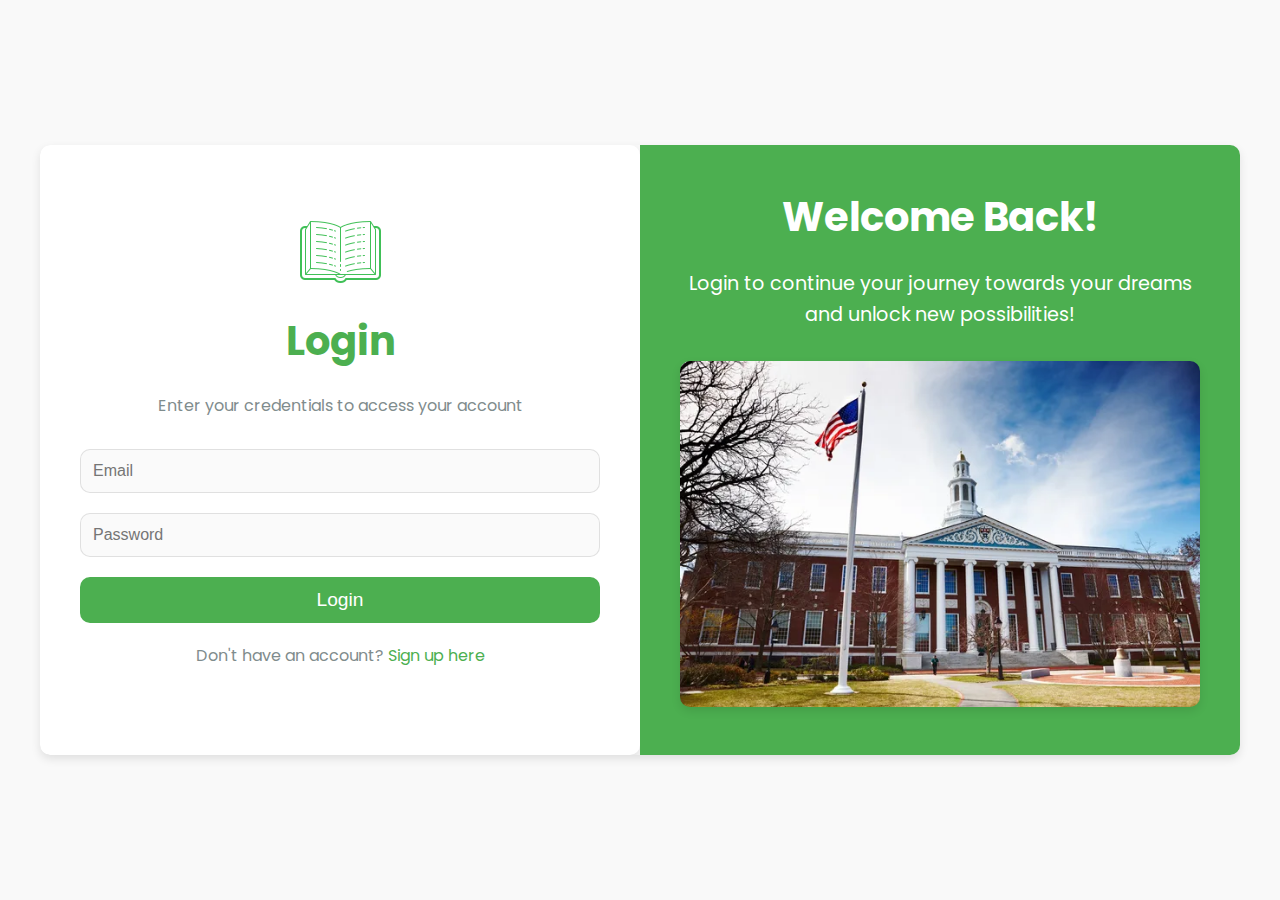
<file: index.html>
<!DOCTYPE html>
<html lang="en">
<head>
    <meta charset="UTF-8">
    <meta name="viewport" content="width=device-width, initial-scale=1.0">
    <title>Student Profile</title>
    <style>
        /* Стили аналогичны предыдущему примеру, оставлены без изменений */
        :root {
            --primary-color: #4caf50;
            --secondary-color: #ffffff;
            --accent-color: #2c3e50;
            --background-color: #f9f9f9;
            --text-color: #333333;
            --text-light: #7f8c8d;
            --shadow-color: rgba(0, 0, 0, 0.1);
            --border-radius: 12px;
        }

        * {
            margin: 0;
            padding: 0;
            box-sizing: border-box;
        }

        body {
            font-family: 'Roboto', sans-serif;
            color: var(--text-color);
            background-color: var(--background-color);
            line-height: 1.6;
        }

        .container {
            display: flex;
            height: 100vh;
            overflow: hidden;
        }

        .sidebar {
            width: 260px;
            background-color: var(--accent-color);
            color: var(--secondary-color);
            display: flex;
            flex-direction: column;
            justify-content: space-between;
            padding: 20px;
        }

        .sidebar .logo img {
            width: 100%;
            border-radius: var(--border-radius);
            margin-bottom: 20px;
        }

        .sidebar nav ul {
            list-style: none;
        }

        .sidebar nav ul li {
            margin-bottom: 10px;
        }

        .sidebar nav ul li a {
            text-decoration: none;
            color: var(--secondary-color);
            display: block;
            padding: 12px 15px;
            border-radius: var(--border-radius);
            transition: background-color 0.3s ease, transform 0.3s ease;
        }

        .sidebar nav ul li a:hover,
        .sidebar nav ul li a.active {
            background-color: var(--primary-color);
            transform: translateX(10px);
        }

        .sidebar .logout a {
            text-decoration: none;
            color: var(--primary-color);
            font-weight: bold;
            text-align: center;
            display: block;
            padding: 10px;
            border-radius: var(--border-radius);
            background-color: var(--secondary-color);
            transition: background-color 0.3s ease, color 0.3s ease;
        }

        .sidebar .logout a:hover {
            background-color: var(--primary-color);
            color: var(--secondary-color);
        }

        main {
            flex: 1;
            padding: 30px;
            overflow-y: auto;
            background-color: var(--background-color);
        }

        .header {
            display: flex;
            align-items: center;
            background-color: var(--secondary-color);
            padding: 20px;
            border-radius: var(--border-radius);
            margin-bottom: 30px;
            box-shadow: 0 4px 10px var(--shadow-color);
        }

        .header .user-photo img {
            width: 90px;
            height: 90px;
            border-radius: 50%;
            object-fit: cover;
            margin-right: 20px;
            border: 4px solid var(--primary-color);
        }

        .header .user-info h1 {
            margin: 0;
            font-size: 24px;
            color: var(--primary-color);
        }

        .header .user-info p {
            margin-top: 5px;
            color: var(--text-light);
        }

        form {
            background-color: var(--secondary-color);
            padding: 20px;
            border-radius: var(--border-radius);
            box-shadow: 0 4px 10px var(--shadow-color);
        }

        form div {
            margin-bottom: 15px;
        }

        form label {
            font-weight: bold;
            color: var(--primary-color);
            display: block;
            margin-bottom: 5px;
        }

        form input {
            width: 100%;
            padding: 10px;
            border: 1px solid var(--shadow-color);
            border-radius: var(--border-radius);
            outline: none;
            transition: border-color 0.3s ease;
        }

        form input:focus {
            border-color: var(--primary-color);
        }

        form button {
            padding: 10px 20px;
            background-color: var(--primary-color);
            color: var(--secondary-color);
            border: none;
            border-radius: var(--border-radius);
            cursor: pointer;
            transition: background-color 0.3s ease, transform 0.3s ease;
        }

        form button:hover {
            background-color: #388e3c;
            transform: scale(1.05);
        }
    </style>
</head>
<body>
    <div class="container">
        <!-- Sidebar -->
        <aside class="sidebar">
            <div class="logo"><img src="icon2.png" alt="study"></div>
            <nav>
                <ul>
                    <li><a href="index.html" class="active">Profile</a></li>
                    <li><a href="masdeg.html">Search Universities</a></li>
                    <li><a href="gemini.html">Ask Gemini</a></li>
                    <li><a href="ourteam.html">Our Team</a></li>
                </ul>
            </nav>
            <div class="logout">
                <a href="">Logout</a>
            </div>
        </aside>

        <!-- Main Content -->
        <main>
            <header class="header">
                <div class="user-photo">
                    <img src="black.png" alt="Student Photo">
                </div>
                <div class="user-info">
                    <h1 id="user-name"></h1>
                </div>
            </header>

            <!-- Profile Edit Form -->
            <section>
                <h2>Edit Profile</h2>
                <form id="edit-profile-form">
                    <div>
                        <label for="name">Name:</label>
                        <input type="text" id="name" name="name" value="Jane Smith" readonly>
                    </div>
                    <div>
                        <label for="course">Course:</label>
                        <input type="number" id="course" name="course" value="3">
                    </div>
                    <div>
                    </div>
                    <div>
                        <label for="gpa">GPA:</label>
                        <input type="text" id="gpa" name="gpa" value="3.5">
                    </div>
                    <div>
                        <label for="ielts">IELTS:</label>
                        <input type="text" id="ielts" name="ielts" value="7.5">
                    </div>
                    <div>
                        <label for="experience-years">Work Experience (Years):</label>
                        <input type="text" id="experience-years" name="experience-years" value="5">
                    </div>
                    <div>
                        <label for="experience-field">Work Experience Field:</label>
                        <input type="text" id="experience-field" name="experience-field" value="IT">
                    </div>
                    <div>
                        <label for="major-preference">Major Preference:</label>
                        <input type="text" id="major-preference" name="major-preference" value="Computer Science">
                    </div>
                    <button type="submit">Save Changes</button>
                </form>
            </section>
        </main>
    </div>

    <script>
        // Извлечение данных из localStorage
        const token = localStorage.getItem('token');
        const firstname = localStorage.getItem('firstname');
        const lastname = localStorage.getItem('lastname');
        const email = localStorage.getItem('email');
        
        if (!token || !firstname || !lastname || !email) {
            localStorage.clear()
            window.location.href = 'login.html';
        }

        // Обновляем статичные данные
        document.getElementById('user-name').textContent = `${firstname} ${lastname}`;
        document.getElementById('name').value = `${firstname} ${lastname}`; // делаем имя и фамилию статичными
        
        // Блокируем поля с именем и фамилией для редактирования
        document.getElementById('name').setAttribute('readonly', true);
        
        document.getElementById('edit-profile-form').addEventListener('submit', async (event) => {
            event.preventDefault();

            const course = document.getElementById('course').value;
            const gpa = document.getElementById('gpa').value;
            const ielts = document.getElementById('ielts').value;
            const experienceYears = document.getElementById('experience-years').value;
            const experienceField = document.getElementById('experience-field').value;
            const majorPreference = document.getElementById('major-preference').value;

            try {
                const response = await fetch('http://165.22.92.190:8000/auth/profile-edit', {
                    method: 'PUT',
                    headers: {
                        'Content-Type': 'application/json',
                        'Accept': 'application/json',
                        'Auth': token
                    },
                    body: JSON.stringify({
                        courses: course,
                        gpa: gpa,
                        ielts: ielts,
                        work_experience_years: experienceYears,
                        work_experience_field: experienceField,
                        master_major_preference: majorPreference
                    }),
                });

                if (!response.ok) {
                    throw new Error('Error: ' + response.statusText);
                }
                data = await response.json()
                // Сохраняем токен в localStorage
                if (data) {
                    alert('Profile updated!');
                } else {
                    alert('Registration successful but no token received.');
                }

            } catch (error) {
                console.error('Error:', error.message);
                alert('Failed to update. Please try again.');
            }

        });

    document.querySelector('div.logout').addEventListener('click', () => {
        localStorage.clear();
        window.location.href = 'login.html';
    })
    </script>
</body>
</html>
</file>
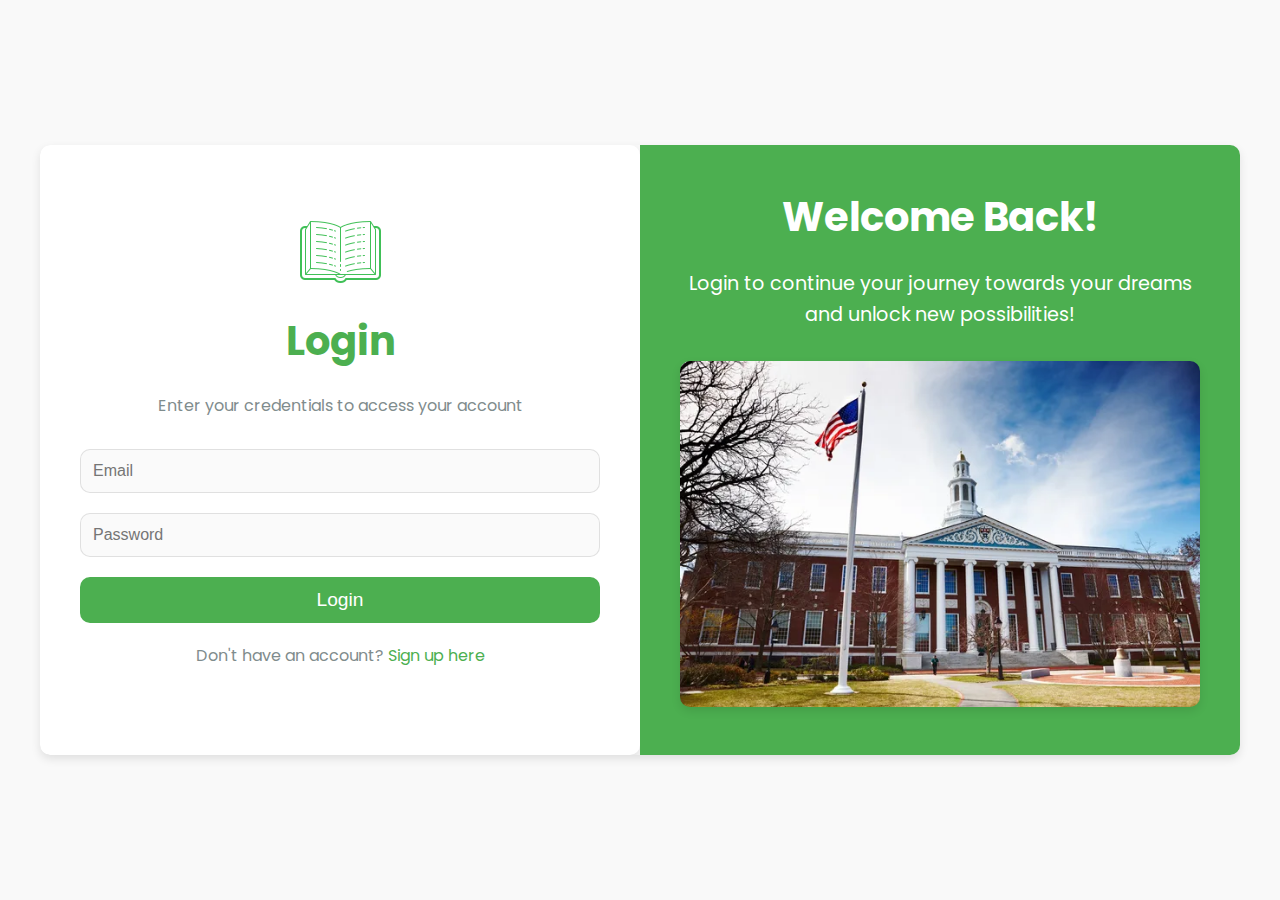
<file: admission_chance.html>
<!DOCTYPE html>
<html lang="en">
<head>
    <meta charset="UTF-8">
    <meta name="viewport" content="width=device-width, initial-scale=1.0">
    <title>Admission Chance</title>
    <style>
        body {
            font-family: 'Roboto', sans-serif;
            color: #333;
            background-color: #f9f9f9;
            display: flex;
            align-items: center;
            justify-content: center;
            height: 100vh;
            margin: 0;
        }

        .container {
            background: #fff;
            padding: 20px;
            border-radius: 12px;
            box-shadow: 0 4px 10px rgba(0, 0, 0, 0.1);
            text-align: center;
        }

        button {
            margin-top: 20px;
            padding: 10px 20px;
            background-color: #4caf50;
            color: #fff;
            border: none;
            border-radius: 8px;
            cursor: pointer;
            font-size: 16px;
        }

        button:hover {
            background-color: #45a049;
        }
    </style>
</head>
<body>
    <div class="container">
        <h1>Admission Chance</h1>
        <p id="admission-chance">Calculating...</p>
        <button onclick="goBack()">Back to Search</button>
    </div>

    <script>
        const API_URL = "http://165.22.92.190:8000";
        const token = localStorage.getItem('token');
        const master_id = localStorage.getItem('master_id');

        // Проверяем наличие токена и master_id
        if (!token || !master_id) {
            localStorage.clear();
            window.location.href = "login.html";
        }

        async function fetchAdmissionChance() {
            try {
                const response = await fetch(`${API_URL}/edu/admission_chance?master_id=${master_id}`, {
                    method: "GET",
                    headers: {
                        'Content-Type': 'application/json',
                        'Auth': token, // Assuming token is sent as a Bearer token
                    },
                });

                if (!response.ok) {
                    if (response.status === 401) {
                        // Если ошибка авторизации, перенаправляем на страницу входа
                        localStorage.clear();
                        window.location.href = "login.html";
                        return;
                    }
                    throw new Error("Failed to fetch admission chance");
                }

                const data = await response.json();
                console.log(data);  // Логируем данные для проверки структуры ответа

                // Проверяем, существует ли advice и выводим его
                if (data.advice) {
                    document.getElementById("admission-chance").textContent = data.advice;
                } else {
                    document.getElementById("admission-chance").textContent = "No data available.";
                }

            } catch (error) {
                console.error("Error fetching admission chance:", error);
                document.getElementById("admission-chance").textContent = "Failed to calculate admission chance.";
            }
        }

        function goBack() {
            window.location.href = "masdeg.html";
        }

        fetchAdmissionChance();
    </script>
</body>
</html>
</file>
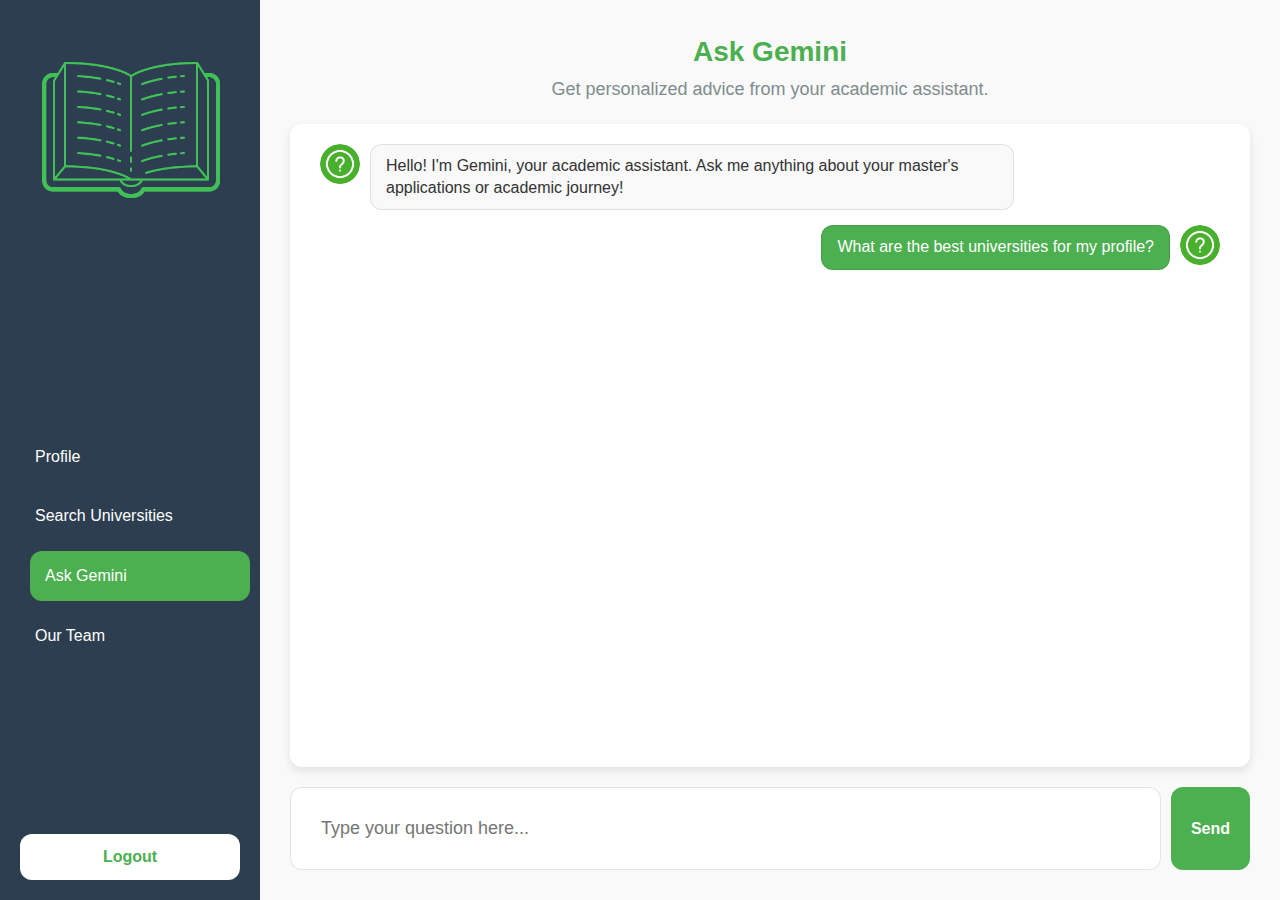
<file: gemini.html>
<!DOCTYPE html>
<html lang="en">
<head>
    <meta charset="UTF-8">
    <meta name="viewport" content="width=device-width, initial-scale=1.0">
    <title>Ask Gemini</title>
    <style>
        /* Основные стили */
        :root {
            --primary-color: #4caf50;
            --secondary-color: #ffffff;
            --accent-color: #2c3e50;
            --background-color: #f9f9f9;
            --text-color: #333333;
            --text-light: #7f8c8d;
            --shadow-color: rgba(0, 0, 0, 0.1);
            --border-radius: 12px;
        }

        * {
            margin: 0;
            padding: 0;
            box-sizing: border-box;
        }

        body {
            font-family: 'Roboto', sans-serif;
            color: var(--text-color);
            background-color: var(--background-color);
            line-height: 1.6;
        }

        .container {
            display: flex;
            height: 100vh;
            overflow: hidden;
        }

        /* Sidebar */
        .sidebar {
            width: 260px;
            background-color: var(--accent-color);
            color: var(--secondary-color);
            display: flex;
            flex-direction: column;
            justify-content: space-between;
            padding: 20px;
            transition: all 0.3s ease;
        }

        .sidebar .logo img {
            width: 100%;
            border-radius: var(--border-radius);
            margin-bottom: 20px;
        }

        .sidebar nav ul {
            list-style: none;
        }

        .sidebar nav ul li {
            margin-bottom: 10px;
        }

        .sidebar nav ul li a {
            text-decoration: none;
            color: var(--secondary-color);
            display: block;
            padding: 12px 15px;
            border-radius: var(--border-radius);
            transition: background-color 0.3s ease, transform 0.3s ease;
        }

        .sidebar nav ul li a:hover,
        .sidebar nav ul li a.active {
            background-color: var(--primary-color);
            transform: translateX(10px);
        }

        .sidebar .logout a {
            text-decoration: none;
            color: var(--primary-color);
            font-weight: bold;
            text-align: center;
            display: block;
            padding: 10px;
            border-radius: var(--border-radius);
            background-color: var(--secondary-color);
            transition: background-color 0.3s ease, color 0.3s ease;
        }

        .sidebar .logout a:hover {
            background-color: var(--primary-color);
            color: var(--secondary-color);
        }

        /* Main Content */
        main {
            flex: 1;
            display: flex;
            flex-direction: column;
            padding: 30px;
            overflow-y: auto;
            background-color: var(--background-color);
        }

        .header {
            text-align: center;
            margin-bottom: 20px;
        }

        .header h1 {
            font-size: 28px;
            color: var(--primary-color);
        }

        .header p {
            color: var(--text-light);
            font-size: 18px;
        }

        .chat-container {
            flex: 1;
            display: flex;
            flex-direction: column;
            background-color: var(--secondary-color);
            border-radius: var(--border-radius);
            padding: 20px;
            box-shadow: 0 4px 10px var(--shadow-color);
            overflow-y: auto;
        }

        .message {
            display: flex;
            margin-bottom: 15px;
            align-items: flex-start;
        }

        .message.bot {
            flex-direction: row;
        }

        .message.user {
            flex-direction: row-reverse;
        }

        .message .avatar {
            width: 40px;
            height: 40px;
            border-radius: 50%;
            overflow: hidden;
            margin: 0 10px;
        }

        .message .avatar img {
            width: 100%;
            height: 100%;
            object-fit: cover;
        }
        .message .text {
            max-width: 70%;
            background-color: var(--background-color);
            border: 1px solid var(--shadow-color);
            border-radius: var(--border-radius);
            padding: 10px 15px;
            color: var(--text-color);
            font-size: 16px;
            line-height: 1.4;
        }

        .message.user .text {
            background-color: var(--primary-color);
            color: var(--secondary-color);
        }

        .input-container {
            margin-top: 20px;
            display: flex;
            gap: 10px;
        }

  .input-container input {
    flex: 1;
    padding: 30px; /* Increase padding for a bigger input */
    font-size: 18px; /* Increase font size */
    border: 1px solid var(--shadow-color);
    border-radius: var(--border-radius);
    outline: none;
    transition: border-color 0.3s ease;
}

.input-container input:focus {
    border-color: var(--primary-color);
}

        .input-container button {
            padding: 10px 20px;
            background-color: var(--primary-color);
            color: var(--secondary-color);
            border: none;
            border-radius: var(--border-radius);
            cursor: pointer;
            font-size: 16px;
            font-weight: bold;
            transition: background-color 0.3s ease;
        }

        .input-container button:hover {
            background-color: #388e3c;
        }
    </style>
</head>
<body>
    <div class="container">
        <!-- Sidebar -->
        <aside class="sidebar">
            <div class="logo"><img src="icon2.png" alt="study"></div>
            <nav>
                <ul>
                    <li><a href="index.html">Profile</a></li>
                    <li><a href="masdeg.html">Search Universities</a></li>
                    <li><a href="gemini.html" class="active">Ask Gemini</a></li>
                    <li><a href="ourteam.html">Our Team</a></li>
                </ul>
            </nav>
            <div class="logout">
                <a href="#">Logout</a>
            </div>
        </aside>

        <!-- Main Content -->
        <main>
            <header class="header">
                <h1>Ask Gemini</h1>
                <p>Get personalized advice from your academic assistant.</p>
            </header>

            <!-- Chat Section -->
            <div class="chat-container" id="chat-container">
                <!-- Example Messages -->
                <div class="message bot">
                    <div class="avatar">
                        <img src="circle.png" alt="Gemini">
                    </div>
                    <div class="text">
                        Hello! I'm Gemini, your academic assistant. Ask me anything about your master's applications or academic journey!
                    </div>
                </div>
                <div class="message user">
                    <div class="avatar">
                        <img src="circle.png" alt="User">
                    </div>
                    <div class="text">
                        What are the best universities for my profile?
                    </div>
                </div>
            </div>

            <!-- Input Section -->
            <div class="input-container">
                <input type="text" id="user-input" placeholder="Type your question here...">
                <button onclick="sendMessage()">Send</button>
            </div>
        </main>
    </div>
  <script>
    const chatContainer = document.getElementById('chat-container');
const userInput = document.getElementById('user-input');

function sendMessage() {
    const token = localStorage.getItem('token');
    const firstname = localStorage.getItem('firstname');
    const lastname = localStorage.getItem('lastname');
    const email = localStorage.getItem('email');
    
    if (!token || !firstname || !lastname || !email) {
        localStorage.clear()
        window.location.href = 'login.html';
    }

    const userMessage = userInput.value.trim();
    if (userMessage) {
        // User message
        const userMessageElement = document.createElement('div');
        userMessageElement.className = 'message user';
        userMessageElement.innerHTML = `
            <div class="avatar">
                <img src="circle.png" alt="User">
            </div>
            <div class="text">${userMessage}</div>
        `;
        chatContainer.appendChild(userMessageElement);

        // Bot response (loading state)
        const botMessageElement = document.createElement('div');
        botMessageElement.className = 'message bot';
        botMessageElement.innerHTML = `
            <div class="avatar">
                <img src="circle.png" alt="Gemini">
            </div>
            <div class="text">Let me analyze your profile and suggest top universities...</div>
        `;
        chatContainer.appendChild(botMessageElement);

        // Step 2: Send POST request to ask Gemini
        fetch('http://165.22.92.190:8000/edu/ask', {
            method: 'POST',
            headers: {
                'Content-Type': 'application/json',
                'Auth': token, // Assuming token is sent as a Bearer token
            },
            body: JSON.stringify({
                question: userMessage,
                // Include any other profile details if necessary
            })
        })
        .then(response => response.json())
        .then(data => {
            // Process and display the bot's response
            botMessageElement.querySelector('.text').textContent = data.response || 'I have no data, try to update your profile first';
            chatContainer.scrollTop = chatContainer.scrollHeight;
        })
        .catch(error => {
            // Handle error
            console.error('Error:', error);
            botMessageElement.querySelector('.text').textContent = 'Sorry, something went wrong. Please try again later.';
            chatContainer.scrollTop = chatContainer.scrollHeight;
        });

        // Clear the input field after sending
        userInput.value = '';
        chatContainer.scrollTop = chatContainer.scrollHeight;
    }
}

document.querySelector('div.logout').addEventListener('click', () => {
    localStorage.clear();
    window.location.href = 'login.html';
})

  </script>
</body>
</html>
</file>
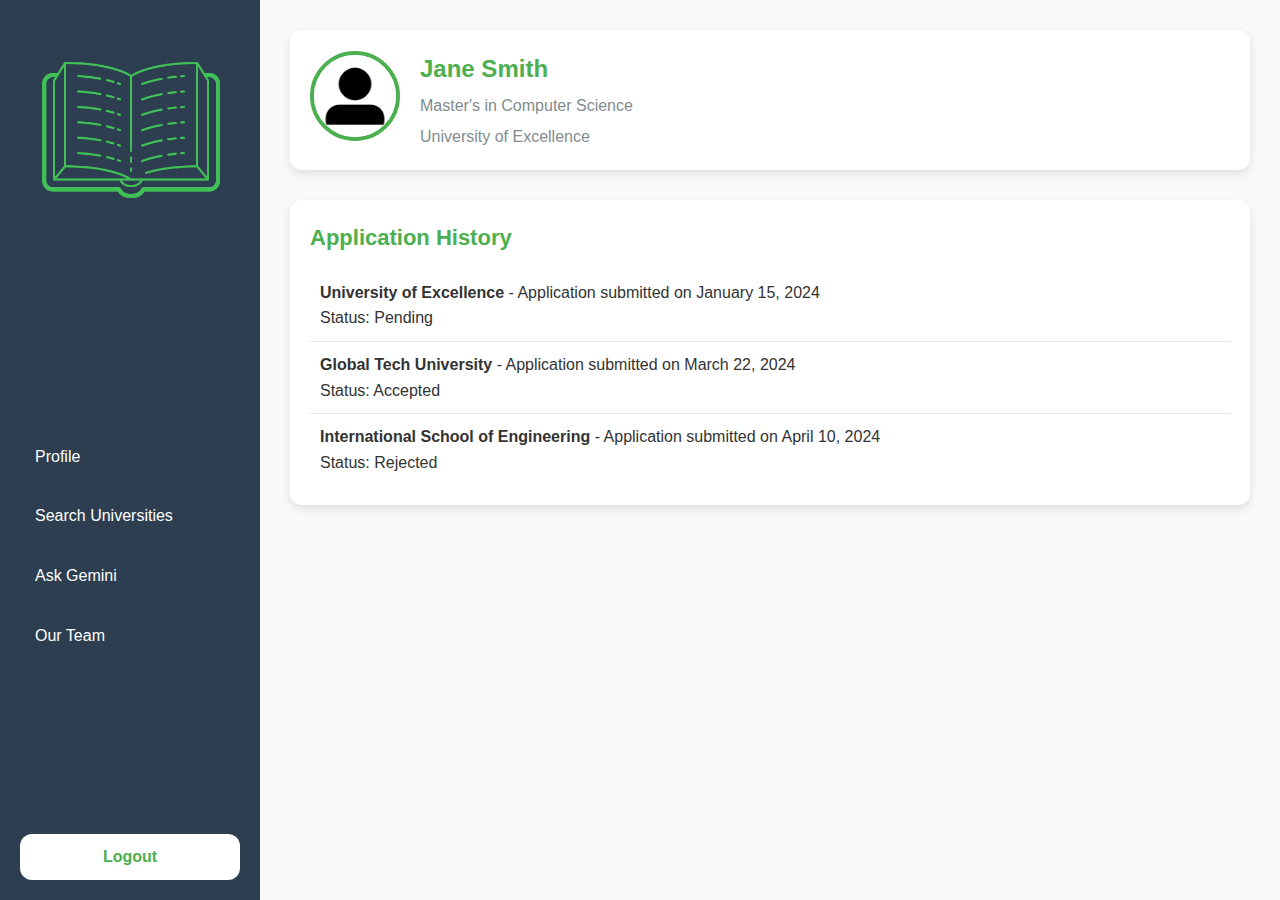
<file: history.html>
<!DOCTYPE html>
<html lang="en">
<head>
    <meta charset="UTF-8">
    <meta name="viewport" content="width=device-width, initial-scale=1.0">
    <title>History</title>
    <style>
        /* Styles matching the previous example, unchanged */
        :root {
            --primary-color: #4caf50;
            --secondary-color: #ffffff;
            --accent-color: #2c3e50;
            --background-color: #f9f9f9;
            --text-color: #333333;
            --text-light: #7f8c8d;
            --shadow-color: rgba(0, 0, 0, 0.1);
            --border-radius: 12px;
        }

        * {
            margin: 0;
            padding: 0;
            box-sizing: border-box;
        }

        body {
            font-family: 'Roboto', sans-serif;
            color: var(--text-color);
            background-color: var(--background-color);
            line-height: 1.6;
        }

        .container {
            display: flex;
            height: 100vh;
            overflow: hidden;
        }

        .sidebar {
            width: 260px;
            background-color: var(--accent-color);
            color: var(--secondary-color);
            display: flex;
            flex-direction: column;
            justify-content: space-between;
            padding: 20px;
        }

        .sidebar .logo img {
            width: 100%;
            border-radius: var(--border-radius);
            margin-bottom: 20px;
        }

        .sidebar nav ul {
            list-style: none;
        }

        .sidebar nav ul li {
            margin-bottom: 10px;
        }

        .sidebar nav ul li a {
            text-decoration: none;
            color: var(--secondary-color);
            display: block;
            padding: 12px 15px;
            border-radius: var(--border-radius);
            transition: background-color 0.3s ease, transform 0.3s ease;
        }

        .sidebar nav ul li a:hover,
        .sidebar nav ul li a.active {
            background-color: var(--primary-color);
            transform: translateX(10px);
        }

        .sidebar .logout a {
            text-decoration: none;
            color: var(--primary-color);
            font-weight: bold;
            text-align: center;
            display: block;
            padding: 10px;
            border-radius: var(--border-radius);
            background-color: var(--secondary-color);
            transition: background-color 0.3s ease, color 0.3s ease;
        }

        .sidebar .logout a:hover {
            background-color: var(--primary-color);
            color: var(--secondary-color);
        }

        main {
            flex: 1;
            padding: 30px;
            overflow-y: auto;
            background-color: var(--background-color);
        }

        .header {
            display: flex;
            align-items: center;
            background-color: var(--secondary-color);
            padding: 20px;
            border-radius: var(--border-radius);
            margin-bottom: 30px;
            box-shadow: 0 4px 10px var(--shadow-color);
        }

        .header .user-photo img {
            width: 90px;
            height: 90px;
            border-radius: 50%;
            object-fit: cover;
            margin-right: 20px;
            border: 4px solid var(--primary-color);
        }

        .header .user-info h1 {
            margin: 0;
            font-size: 24px;
            color: var(--primary-color);
        }

        .header .user-info p {
            margin-top: 5px;
            color: var(--text-light);
        }

        .history-content {
            background-color: var(--secondary-color);
            padding: 20px;
            border-radius: var(--border-radius);
            box-shadow: 0 4px 10px var(--shadow-color);
        }

        .history-content h2 {
            font-size: 22px;
            margin-bottom: 15px;
            color: var(--primary-color);
        }

        .history-content ul {
            list-style: none;
        }

        .history-content ul li {
            padding: 10px;
            border-bottom: 1px solid var(--shadow-color);
        }

        .history-content ul li:last-child {
            border-bottom: none;
        }
    </style>
</head>
<body>
    <div class="container">
        <!-- Sidebar -->
        <aside class="sidebar">
            <div class="logo"><img src="icon2.png" alt="study"></div>
            <nav>
                <ul>
                    <li><a href="index.html">Profile</a></li>
                    <li><a href="masdeg.html">Search Universities</a></li>
                    <li><a href="gemini.html">Ask Gemini</a></li>
                    <li><a href="ourteam.html">Our Team</a></li>
                </ul>
            </nav>
            <div class="logout">
                <a href="#">Logout</a>
            </div>
        </aside>

        <!-- Main Content -->
        <main>
            <header class="header">
                <div class="user-photo">
                    <img src="black.png" alt="Student Photo">
                </div>
                <div class="user-info">
                    <h1 id="user-name">Jane Smith</h1>
                    <p id="user-course">Master's in Computer Science</p>
                    <p id="user-university">University of Excellence</p>
                </div>
            </header>

            <!-- History Section -->
            <section class="history-content">
                <h2>Application History</h2>
                <ul>
                    <li>
                        <p><strong>University of Excellence</strong> - Application submitted on January 15, 2024</p>
                        <p>Status: Pending</p>
                    </li>
                    <li>
                        <p><strong>Global Tech University</strong> - Application submitted on March 22, 2024</p>
                        <p>Status: Accepted</p>
                    </li>
                    <li>
                        <p><strong>International School of Engineering</strong> - Application submitted on April 10, 2024</p>
                        <p>Status: Rejected</p>
                    </li>
                </ul>
            </section>
        </main>
    </div>
</body>
</html>
</file>
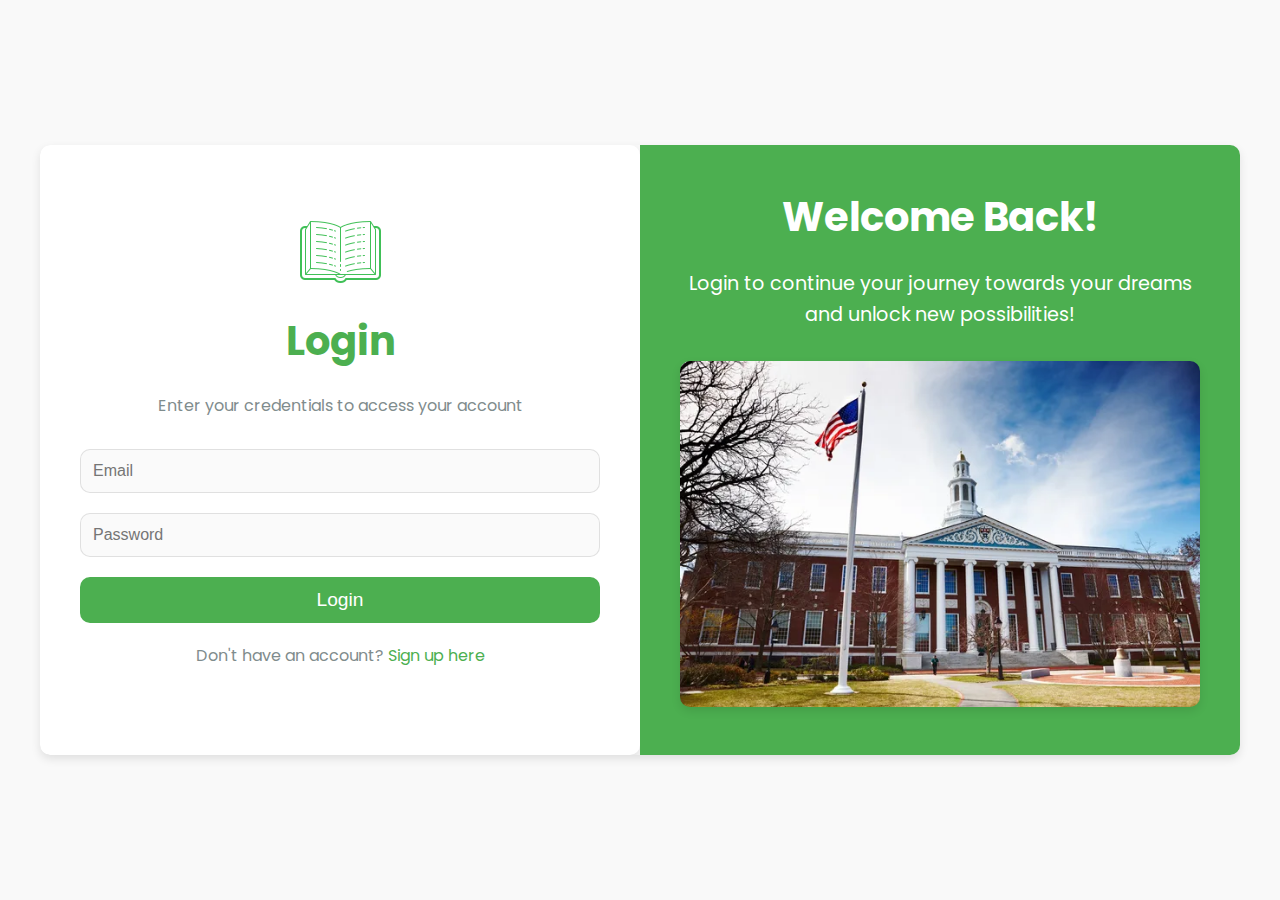
<file: login.html>
<!DOCTYPE html>
<html lang="en">
<head>
    <meta charset="UTF-8">
    <meta name="viewport" content="width=device-width, initial-scale=1.0">
    <title>Login</title>
    <link href="https://fonts.googleapis.com/css2?family=Poppins:wght@300;400;600&display=swap" rel="stylesheet">
    <style>
        /* Основные переменные */
        :root {
            --primary-color: #4caf50; /* Основной цвет */
            --secondary-color: #ffffff; /* Белый */
            --background-color: #f9f9f9; /* Фоновый цвет */
            --text-color: #333333; /* Основной текст */
            --text-light: #7f8c8d; /* Светлый текст */
            --shadow-color: rgba(0, 0, 0, 0.1); /* Тень */
            --border-radius: 10px; /* Скругленные углы */
            --button-hover: #388e3c; /* Цвет кнопки при наведении */
        }

        /* Сброс стилей */
        * {
            margin: 0;
            padding: 0;
            box-sizing: border-box;
        }

        body {
            font-family: 'Poppins', sans-serif;
            color: var(--text-color);
            background-color: var(--background-color);
            display: flex;
            justify-content: center;
            align-items: center;
            height: 100vh;
            line-height: 1.6;
        }

        .container {
            display: flex;
            width: 100%;
            max-width: 1200px;
            margin: 0 auto;
            box-shadow: 0 4px 10px var(--shadow-color);
            border-radius: var(--border-radius);
            overflow: hidden;
        }

        /* Login Form */
        .login-card {
            background-color: var(--secondary-color);
            border-radius: var(--border-radius);
            box-shadow: 0 4px 10px var(--shadow-color);
            padding: 40px;
            width: 50%;
            text-align: center;
            display: flex;
            flex-direction: column;
            justify-content: center;
        }

        .login-card .logo img {
            max-width: 150px; /* Размер логотипа */
            height: auto;
            border-radius: var(--border-radius); /* Скругленные углы (опционально) */
        }

        .login-card h1 {
            font-size: 2.5rem;
            color: var(--primary-color);
            margin-bottom: 20px;
        }

        .login-card p {
            font-size: 1rem;
            color: var(--text-light);
            margin-bottom: 30px;
        }

        .form-group {
            margin-bottom: 20px;
        }

        .form-group input {
            width: 100%;
            padding: 12px;
            border: 1px solid var(--shadow-color);
            border-radius: var(--border-radius);
            font-size: 1rem;
            background-color: #fafafa;
            transition: border-color 0.3s ease;
        }

        .form-group input:focus {
            border-color: var(--primary-color);
            outline: none;
        }

        .btn {
            background-color: var(--primary-color);
            color: var(--secondary-color);
            padding: 12px 20px;
            border: none;
            border-radius: var(--border-radius);
            font-size: 1.2rem;
            width: 100%;
            cursor: pointer;
            transition: background-color 0.3s ease;
        }

        .btn:hover {
            background-color: var(--button-hover);
        }

        .switch-link {
            margin-top: 20px;
            font-size: 0.9rem;
            color: var(--text-light);
        }

        .switch-link a {
            color: var(--primary-color);
            text-decoration: none;
        }

        .switch-link a:hover {
            text-decoration: underline;
        }

        /* Marketing Section */
        .marketing-section {
            background-color: var(--primary-color);
            color: var(--secondary-color);
            padding: 40px;
            width: 50%;
            display: flex;
            flex-direction: column;
            justify-content: center;
            align-items: center;
            text-align: center;
        }

        .marketing-section h2 {
            font-size: 2.5rem;
            margin-bottom: 20px;
        }

        .marketing-section p {
            font-size: 1.2rem;
            margin-bottom: 30px;
        }

        .marketing-image img {
            max-width: 100%;
            border-radius: var(--border-radius);
            box-shadow: 0 4px 10px var(--shadow-color);
        }

        /* Адаптивность */
        @media (max-width: 768px) {
            .container {
                flex-direction: column;
            }

            .login-card, .marketing-section {
                width: 100%;
            }

            .marketing-section h2 {
                font-size: 2rem;
            }
        }
    </style>
</head>
<body>

    <div class="container">
        <!-- Login Form -->
        <div class="login-card">
            <div class="logo">
                <img src="icons8-study-100.png" alt="Company Logo">
            </div>
            <h1>Login</h1>
            <p>Enter your credentials to access your account</p>
            <form id="login-form">
                <div class="form-group">
                    <input type="email" id="email" placeholder="Email" required>
                </div>
                <div class="form-group">
                    <input type="password" id="password" placeholder="Password" required>
                </div>
                <button type="submit" class="btn">Login</button>
                <p class="switch-link">Don't have an account? <a href="signup.html">Sign up here</a></p>
            </form>
        </div>

        <!-- Marketing Section -->
        <div class="marketing-section">
            <h2>Welcome Back!</h2>
            <p>Login to continue your journey towards your dreams and unlock new possibilities!</p>
            <div class="marketing-image">
                <img src="harvard.jpg" alt="Motivational Image">
            </div>
        </div>
    </div>

    <script>
        // Обработчик формы входа
        document.getElementById('login-form').addEventListener('submit', async function(e) {
            e.preventDefault();

            const email = document.getElementById('email').value;
            const password = document.getElementById('password').value;

            const loginData = {
                email: email,
                password: password
            };

            try {
                const response = await fetch('http://165.22.92.190:8000/auth/sign-in', {
                    method: 'POST',
                    headers: {
                        'Accept': 'application/json',
                        'Content-Type': 'application/json'
                    },
                    body: JSON.stringify(loginData)
                });

                if (!response.ok) {
                    throw new Error('Login failed');
                }

                const data = await response.json();
                
                // Если вход успешен, сохраняем токен и данные пользователя
                if (data.token) {
                    localStorage.setItem('token', data.token);
                    localStorage.setItem('firstname', data.firstname);
                    localStorage.setItem('lastname', data.lastname);
                    localStorage.setItem('email', data.email);
                    alert('Login successful!');

                    // Перенаправляем пользователя на главную страницу
                    window.location.href = 'index.html'; // Перенаправление на главную страницу
                } else {
                    alert('Login failed. Please check your credentials.');
                }

            } catch (error) {
                console.error('Error:', error.message);
                alert('Failed to login. Please try again.');
            }
        });
    </script>

</body>
</html>
</file>
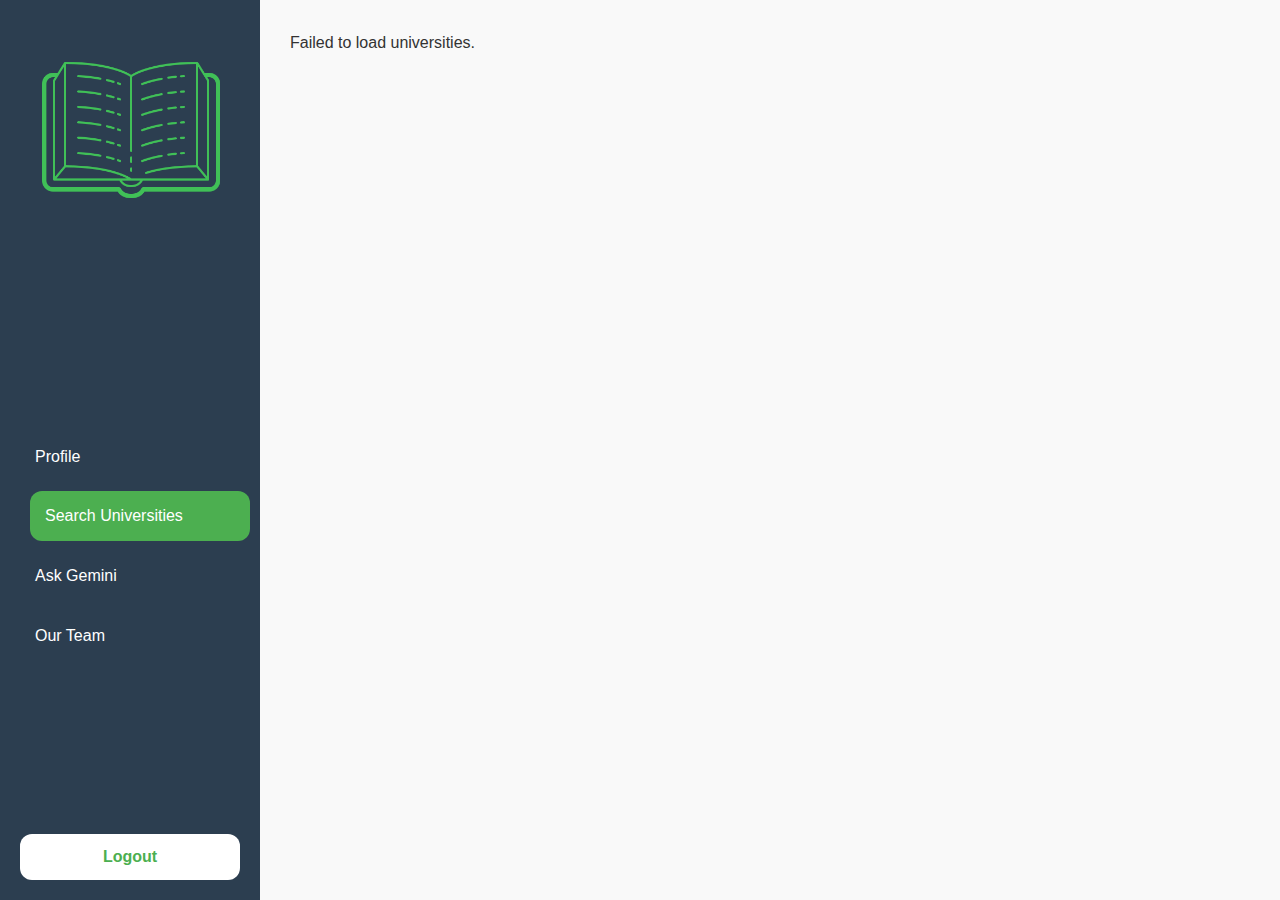
<file: masdeg.html>
<!DOCTYPE html>
<html lang="en">
<head>
    <meta charset="UTF-8">
    <meta name="viewport" content="width=device-width, initial-scale=1.0">
    <title>Search Universities</title>
    <style>
        :root {
            --primary-color: #4caf50;
            --secondary-color: #ffffff;
            --accent-color: #2c3e50;
            --background-color: #f9f9f9;
            --text-color: #333333;
            --text-light: #7f8c8d;
            --shadow-color: rgba(0, 0, 0, 0.1);
            --border-radius: 12px;
        }

        * {
            margin: 0;
            padding: 0;
            box-sizing: border-box;
        }

        body {
            font-family: 'Roboto', sans-serif;
            color: var(--text-color);
            background-color: var(--background-color);
            line-height: 1.6;
        }

        .container {
            display: flex;
            height: 100vh;
            overflow: hidden;
        }

        .sidebar {
            width: 260px;
            background-color: var(--accent-color);
            color: var(--secondary-color);
            display: flex;
            flex-direction: column;
            justify-content: space-between;
            padding: 20px;
        }

        .sidebar .logo img {
            width: 100%;
            border-radius: var(--border-radius);
            margin-bottom: 20px;
        }

        .sidebar nav ul {
            list-style: none;
        }

        .sidebar nav ul li {
            margin-bottom: 10px;
        }

        .sidebar nav ul li a {
            text-decoration: none;
            color: var(--secondary-color);
            display: block;
            padding: 12px 15px;
            border-radius: var(--border-radius);
            transition: background-color 0.3s ease, transform 0.3s ease;
        }

        .sidebar nav ul li a:hover,
        .sidebar nav ul li a.active {
            background-color: var(--primary-color);
            transform: translateX(10px);
        }

        .sidebar .logout a {
            text-decoration: none;
            color: var(--primary-color);
            font-weight: bold;
            text-align: center;
            display: block;
            padding: 10px;
            border-radius: var(--border-radius);
            background-color: var(--secondary-color);
            transition: background-color 0.3s ease, color 0.3s ease;
        }

        .sidebar .logout a:hover {
            background-color: var(--primary-color);
            color: var(--secondary-color);
        }

        main {
            flex: 1;
            padding: 30px;
            overflow-y: auto;
            background-color: var(--background-color);
        }

        .university-card {
            background-color: var(--secondary-color);
            padding: 20px;
            border-radius: var(--border-radius);
            box-shadow: 0 4px 10px var(--shadow-color);
            margin-bottom: 15px;
            cursor: pointer;
            transition: transform 0.3s ease, box-shadow 0.3s ease;
        }

        .university-card:hover {
            transform: scale(1.05);
            box-shadow: 0 8px 20px var(--shadow-color);
        }

        .university-card h2 {
            margin: 0 0 10px;
            color: var(--accent-color);
        }

        .university-card p {
            color: var(--text-light);
            margin: 5px 0;
        }
    </style>
</head>
<body>
    <div class="container">
        <aside class="sidebar">
            <div class="logo"><img src="icon2.png" alt="Logo"></div>
            <nav>
                <ul>
                    <li><a href="index.html">Profile</a></li>
                    <li><a href="masdeg.html" class="active">Search Universities</a></li>
                    <li><a href="gemini.html">Ask Gemini</a></li>
                    <li><a href="ourteam.html">Our Team</a></li>
                </ul>
            </nav>
            <div class="logout">
                <a href="#" onclick="logout()">Logout</a>
            </div>
        </aside>
        <main>
            <div id="university-list">
                <h1>Available Universities</h1>
                <p>Loading universities...</p>
            </div>
        </main>
    </div>

    <script>
        const API_URL = "http://165.22.92.190:8000"; // Backend API URL
        const token = localStorage.getItem('token'); // Retrieve token from localStorage
        const gpa = localStorage.getItem('gpa');
        const ielts = localStorage.getItem('ielts');

        // Logout function
        function logout() {
            localStorage.clear(); // Clear all stored data
            alert("You have been logged out.");
            window.location.href = "index.html"; // Redirect to profile or login page
        }

        // Fetch universities
        async function fetchUniversities() {
            try {
                const response = await fetch(`${API_URL}/edu/masters?gpa=${gpa}&ielts=${ielts}`, {
                    method: "GET",
                    headers: {
                        'Content-Type': 'application/json',
                        'Auth': token,
                    },
                });
                if (!response.ok) throw new Error("Failed to fetch universities");

                const data = await response.json();
                displayUniversities(data.programs);
            } catch (error) {
                console.error("Error fetching universities:", error);
                document.getElementById("university-list").innerHTML = "<p>Failed to load universities.</p>";
            }
        }

        // Display university cards
        function displayUniversities(programs) {
            const universityList = document.getElementById("university-list");
            universityList.innerHTML = "";
            if (programs.length === 0) {
                universityList.innerHTML = "<p>No universities match your criteria.</p>";
                return;
            }

            programs.forEach(program => {
                const card = document.createElement("div");
                card.classList.add("university-card");
                card.innerHTML = `
                    <h2>${program.master_name}</h2>
                    <p>Minimum GPA: ${program.min_gpa}</p>
                    <p>Minimum IELTS: ${program.min_ielts}</p>
                `;
                card.onclick = () => {
                    localStorage.setItem("master_id", program.master_id);
                    window.location.href = "admission_chance.html";
                };
                universityList.appendChild(card);
            });
        }

        fetchUniversities();
    </script>
</body>
</html>
</file>
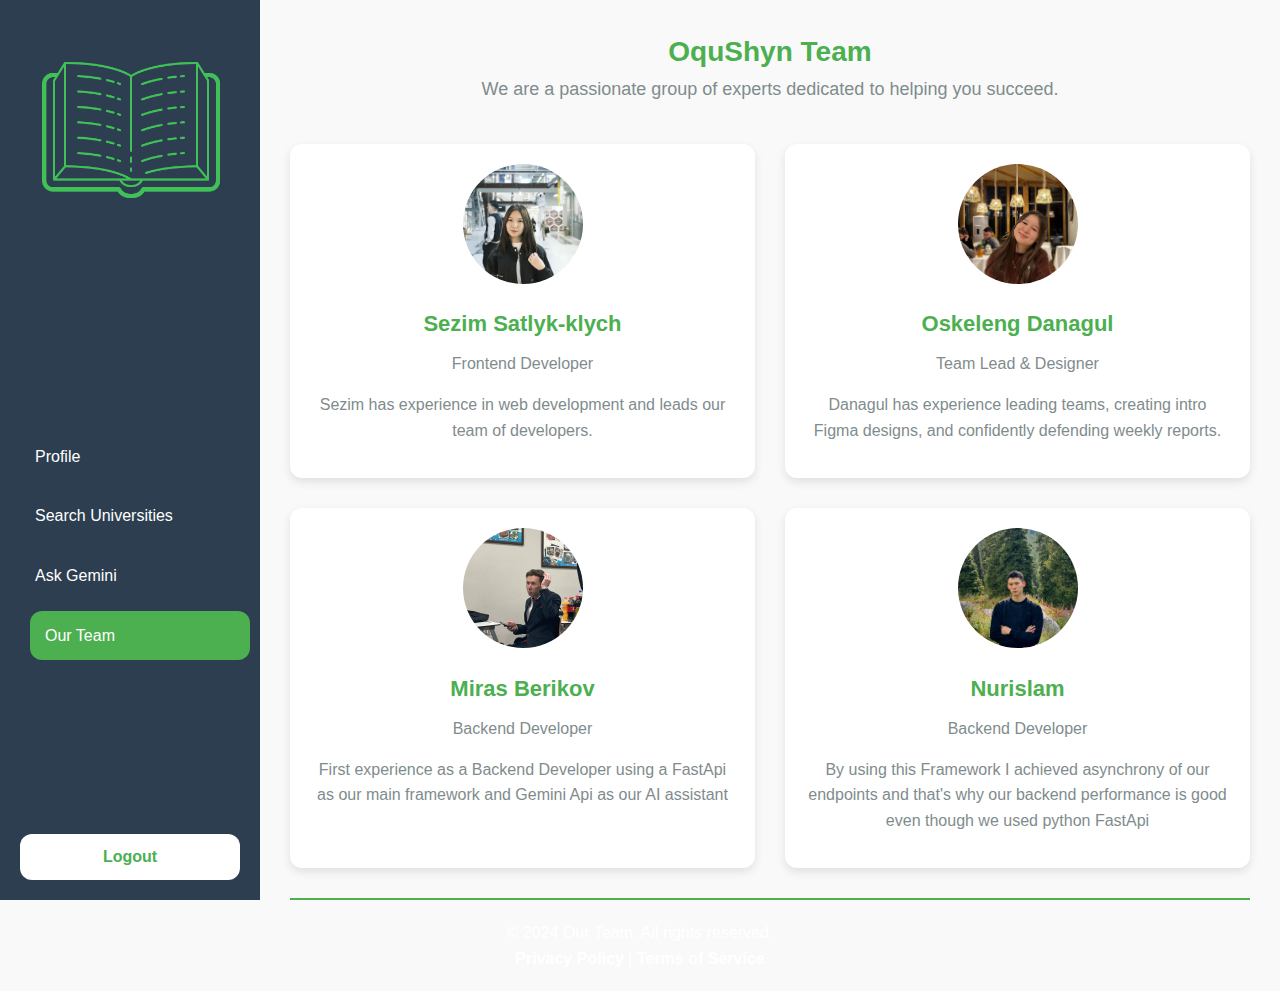
<file: ourteam.html>
<!DOCTYPE html>
<html lang="en">
<head>
    <meta charset="UTF-8">
    <meta name="viewport" content="width=device-width, initial-scale=1.0">
    <title>Our Team</title>
    <style>
        /* Main Variables */
        :root {
            --primary-color: #4caf50;
            --secondary-color: #ffffff;
            --accent-color: #2c3e50;
            --background-color: #f9f9f9;
            --text-color: #333333;
            --text-light: #7f8c8d;
            --shadow-color: rgba(0, 0, 0, 0.1);
            --border-radius: 12px;
            --footer-color: transparent;
        }

        * {
            margin: 0;
            padding: 0;
            box-sizing: border-box;
        }

        body {
            font-family: 'Roboto', sans-serif;
            color: var(--text-color);
            background-color: var(--background-color);
            line-height: 1.6;
        }

        /* Container for Sidebar + Main */
        .container {
            display: flex;
            height: 100vh;
            overflow: hidden;
        }

        /* Sidebar */
        .sidebar {
            width: 260px;
            background-color: var(--accent-color);
            color: var(--secondary-color);
            display: flex;
            flex-direction: column;
            justify-content: space-between;
            padding: 20px;
            position: fixed; /* Fixed position */
            height: 100vh;
            top: 0;
            left: 0;
        }

        .sidebar .logo img {
            width: 100%;
            border-radius: var(--border-radius);
            margin-bottom: 20px;
        }

        .sidebar nav ul {
            list-style: none;
        }

        .sidebar nav ul li {
            margin-bottom: 10px;
        }

        .sidebar nav ul li a {
            text-decoration: none;
            color: var(--secondary-color);
            display: block;
            padding: 12px 15px;
            border-radius: var(--border-radius);
            transition: background-color 0.3s ease, transform 0.3s ease;
        }

        .sidebar nav ul li a:hover,
        .sidebar nav ul li a.active {
            background-color: var(--primary-color);
            transform: translateX(10px);
        }

        .sidebar .logout a {
            text-decoration: none;
            color: var(--primary-color);
            font-weight: bold;
            text-align: center;
            display: block;
            padding: 10px;
            border-radius: var(--border-radius);
            background-color: var(--secondary-color);
            transition: background-color 0.3s ease, color 0.3s ease;
        }

        .sidebar .logout a:hover {
            background-color: var(--primary-color);
            color: var(--secondary-color);
        }

        /* Main Content */
        main {
            flex: 1;
            padding: 30px;
            overflow-y: auto; /* Scrollable content */
            background-color: var(--background-color);
            margin-left: 260px; /* Offset to make space for sidebar */
        }

        /* Team Section */
        .team-header {
            text-align: center;
            margin-bottom: 40px;
        }

        .team-header h1 {
            font-size: 28px;
            color: var(--primary-color);
        }

        .team-header p {
            color: var(--text-light);
            font-size: 18px;
        }

        /* Team Member Cards */
        .team {
            display: grid;
            grid-template-columns: repeat(2, 1fr);
            gap: 30px;
        }

        .team-member {
            background-color: var(--secondary-color);
            padding: 20px;
            border-radius: var(--border-radius);
            box-shadow: 0 4px 10px var(--shadow-color);
            text-align: center;
        }

        .team-member img {
            width: 120px;
            height: 120px;
            border-radius: 50%;
            object-fit: cover;
            margin-bottom: 15px;
        }

        .team-member h3 {
            font-size: 22px;
            color: var(--primary-color);
            margin-bottom: 10px;
        }

        .team-member p {
            color: var(--text-light);
            font-size: 16px;
            margin-bottom: 15px;
        }

        /* Footer */
        footer {
            background-color: var(--footer-color); /* Transparent background */
            color: var(--secondary-color);
            text-align: center;
            padding: 20px;
            position: relative;
            bottom: 0;
            width: 100%;
        }

        footer a {
            color: var(--secondary-color);
            text-decoration: none;
            font-weight: bold;
        }

        footer a:hover {
            color: var(--primary-color);
        }

        /* Get in Touch Section */
        .get-in-touch {
            background-color: var(--primary-color);
            padding: 20px;
            text-align: center;
            color: var(--secondary-color);
            margin-top: 30px;
        }

        .get-in-touch h2 {
            font-size: 24px;
            margin-bottom: 10px;
        }

        .get-in-touch p {
            font-size: 16px;
        }

        .get-in-touch button {
            background-color: var(--secondary-color);
            color: var(--primary-color);
            border: none;
            padding: 10px 20px;
            border-radius: var(--border-radius);
            cursor: pointer;
            font-size: 16px;
            transition: background-color 0.3s ease;
        }

        .get-in-touch button:hover {
            background-color: var(--primary-color);
            color: var(--secondary-color);
        }
    </style>
</head>
<body>
    <div class="container">
        <!-- Sidebar -->
        <aside class="sidebar">
            <div class="logo"><img src="icon2.png" alt="study"></div>
            <nav>
                <ul>
                    <li><a href="index.html">Profile</a></li>
                    <li><a href="masdeg.html">Search Universities</a></li>
                    <li><a href="gemini.html">Ask Gemini</a></li>
                    <li><a href="ourteam.html" class="active">Our Team</a></li>
                </ul>
            </nav>
            <div class="logout">
                <a href="#">Logout</a>
            </div>
        </aside>

        <!-- Main Content -->
        <main>
            <section class="team-header">
                <h1>OquShyn Team</h1>
                <p>We are a passionate group of experts dedicated to helping you succeed.</p>
            </section>

            <section class="team">
                <!-- Team Member 1 -->
                <div class="team-member">
                    <img src="sezim.JPG" alt="Team Member 1">
                    <h3>Sezim Satlyk-klych</h3>
                    <p>Frontend Developer</p>
                    <p>Sezim has experience in web development and leads our team of developers.</p>
                </div>

                <!-- Team Member 2 -->
                <div class="team-member">
                    <img src="danagul.jpg" alt="Team Member 2">
                    <h3>Oskeleng Danagul</h3>
                    <p>Team Lead & Designer</p>
                    <p>Danagul has experience leading teams, creating intro Figma designs, and confidently defending weekly reports.</p>
                </div>

                <!-- Team Member 3 -->
                <div class="team-member">
                    <img src="miras.jpg" alt="Team Member 3">
                    <h3>Miras Berikov</h3>
                    <p>Backend Developer</p>
                    <p>First experience as a Backend Developer using a FastApi as our main framework and Gemini Api as our AI assistant</p>
                </div>

                <!-- Team Member 4 -->
                <div class="team-member">
                    <img src="nurislam.jpg" alt="Team Member 4">
                    <h3>Nurislam </h3>
                    <p>Backend Developer</p>
                    <p>By using this Framework I achieved asynchrony of our endpoints and that's why our backend performance is good even though we used python FastApi</p>
                </div>
            </section>

            <!-- Get in Touch Section -->
            <section class="get-in-touch">
                <h2>Get in Touch</h2>
                <p>Have any questions or want to collaborate? Feel free to reach out to us!</p>
                <button>Contact Us</button>
            </section>
        </main>
    </div>

    <!-- Footer -->
    <footer>
        <p>&copy; 2024 Our Team. All rights reserved.</p>
        <p><a href="#">Privacy Policy</a> | <a href="#">Terms of Service</a></p>
    </footer>
</body>
</html>
</file>
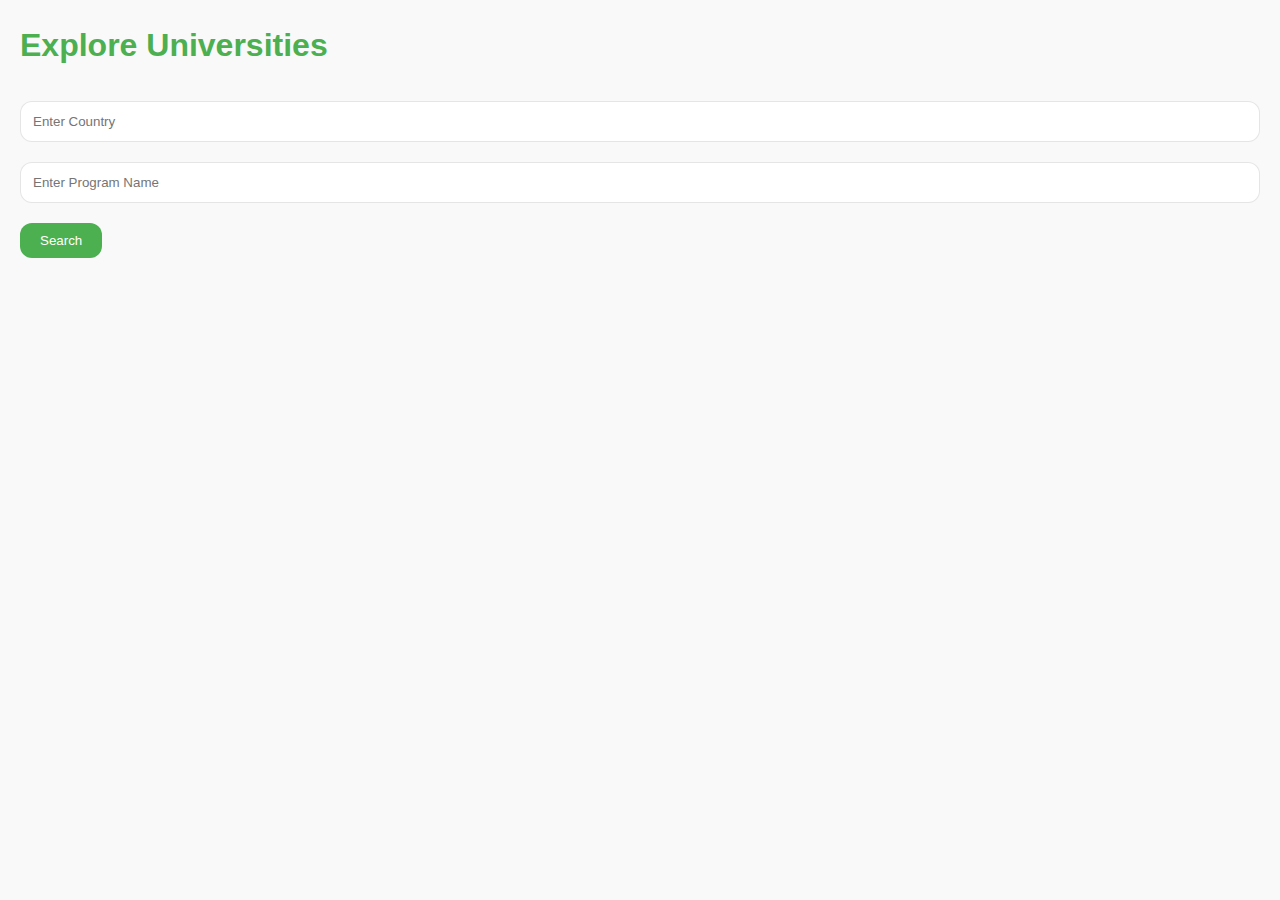
<file: reccomendation.html>
<!DOCTYPE html>
<html lang="en">
<head>
    <meta charset="UTF-8">
    <meta name="viewport" content="width=device-width, initial-scale=1.0">
    <title>University List</title>
    <style>
        /* Color Variables */
        :root {
            --primary-color: #4caf50; /* Primary color */
            --secondary-color: #ffffff; /* White */
            --accent-color: #2c3e50; /* Dark Blue */
            --background-color: #f9f9f9; /* Background color */
            --text-color: #333333; /* Main text color */
            --text-light: #7f8c8d; /* Light text color */
            --shadow-color: rgba(0, 0, 0, 0.1);
            --border-radius: 12px; /* Rounded corners */
        }

        /* Reset styles */
        * {
            margin: 0;
            padding: 0;
            box-sizing: border-box;
        }

        body {
            font-family: 'Roboto', sans-serif;
            color: var(--text-color);
            background-color: var(--background-color);
            line-height: 1.6;
        }

        .container {
            display: flex;
            flex-direction: column;
            padding: 20px;
        }

        h1 {
            font-size: 32px;
            margin-bottom: 30px;
            color: var(--primary-color);
        }

        /* University Cards */
        .university-cards {
            display: flex;
            flex-wrap: wrap;
            gap: 20px;
            justify-content: space-between;
        }

        .university-card {
            background-color: var(--secondary-color);
            padding: 20px;
            width: 100%;
            max-width: 300px;
            border-radius: var(--border-radius);
            box-shadow: 0 4px 10px var(--shadow-color);
            transition: transform 0.3s ease;
            text-align: center;
        }

        .university-card:hover {
            transform: translateY(-5px);
        }

        .university-card h3 {
            color: var(--primary-color);
            margin-bottom: 10px;
        }

        .university-card p {
            color: var(--text-light);
        }

        .university-card a {
            display: inline-block;
            margin-top: 10px;
            padding: 8px 16px;
            background-color: var(--primary-color);
            color: var(--secondary-color);
            text-decoration: none;
            border-radius: var(--border-radius);
            transition: background-color 0.3s ease;
        }

        .university-card a:hover {
            background-color: #388e3c;
        }

        /* Search Form */
        .search-form {
            margin-bottom: 30px;
            display: flex;
            flex-wrap: wrap;
            gap: 20px;
        }

        .search-form input,
        .search-form select {
            padding: 12px;
            width: 100%;
            border: 1px solid var(--shadow-color);
            border-radius: var(--border-radius);
            outline: none;
            transition: border-color 0.3s ease;
        }

        .search-form input:focus,
        .search-form select:focus {
            border-color: var(--primary-color);
        }

        .search-btn {
            padding: 10px 20px;
            background-color: var(--primary-color);
            color: var(--secondary-color);
            border: none;
            border-radius: var(--border-radius);
            cursor: pointer;
        }

        .search-btn:hover {
            background-color: #388e3c;
        }
    </style>
</head>
<body>
    <div class="container">
        <h1>Explore Universities</h1>

        <!-- Search Form -->
        <form class="search-form">
            <input type="text" id="country" placeholder="Enter Country" />
            <input type="text" id="program" placeholder="Enter Program Name" />
            <button type="button" class="search-btn" onclick="searchUniversities()">Search</button>
        </form>

        <!-- University Cards Section -->
        <div class="university-cards" id="university-cards">
            <!-- University Cards will be inserted here dynamically -->
        </div>
    </div>

    <script>
        // Function to fetch and display universities based on the search
        function searchUniversities() {
            const country = document.getElementById('country').value.trim();
            const program = document.getElementById('program').value.trim();

            if (!country && !program) {
                alert('Please enter at least a country or program name.');
                return;
            }

            let url = `https://universities.hipolabs.com/search?country=${encodeURIComponent(country)}`;

            fetch(url)
                .then(response => response.json())
                .then(data => {
                    const cardsContainer = document.getElementById('university-cards');
                    cardsContainer.innerHTML = ''; // Clear previous results

                    // Filter results based on program name if entered
                    const filteredData = data.filter(university => {
                        if (program) {
                            return university.name.toLowerCase().includes(program.toLowerCase());
                        }
                        return true;
                    });

                    // Handle no results
                    if (filteredData.length === 0) {
                        cardsContainer.innerHTML = '<p>No universities found matching your search criteria.</p>';
                        return;
                    }

                    // Display the filtered universities
                    filteredData.forEach(university => {
                        const card = document.createElement('div');
                        card.classList.add('university-card');
                        card.innerHTML = `
                            <h3>${university.name}</h3>
                            <p>Country: ${university.country}</p>
                            <p><a href="${university.web_pages[0]}" target="_blank">Visit Website</a></p>
                        `;
                        cardsContainer.appendChild(card);
                    });
                })
                .catch(error => {
                    console.error('Error fetching data:', error);
                    alert('An error occurred while fetching the data.');
                });
        }
    </script>
</body>
</html>
</file>
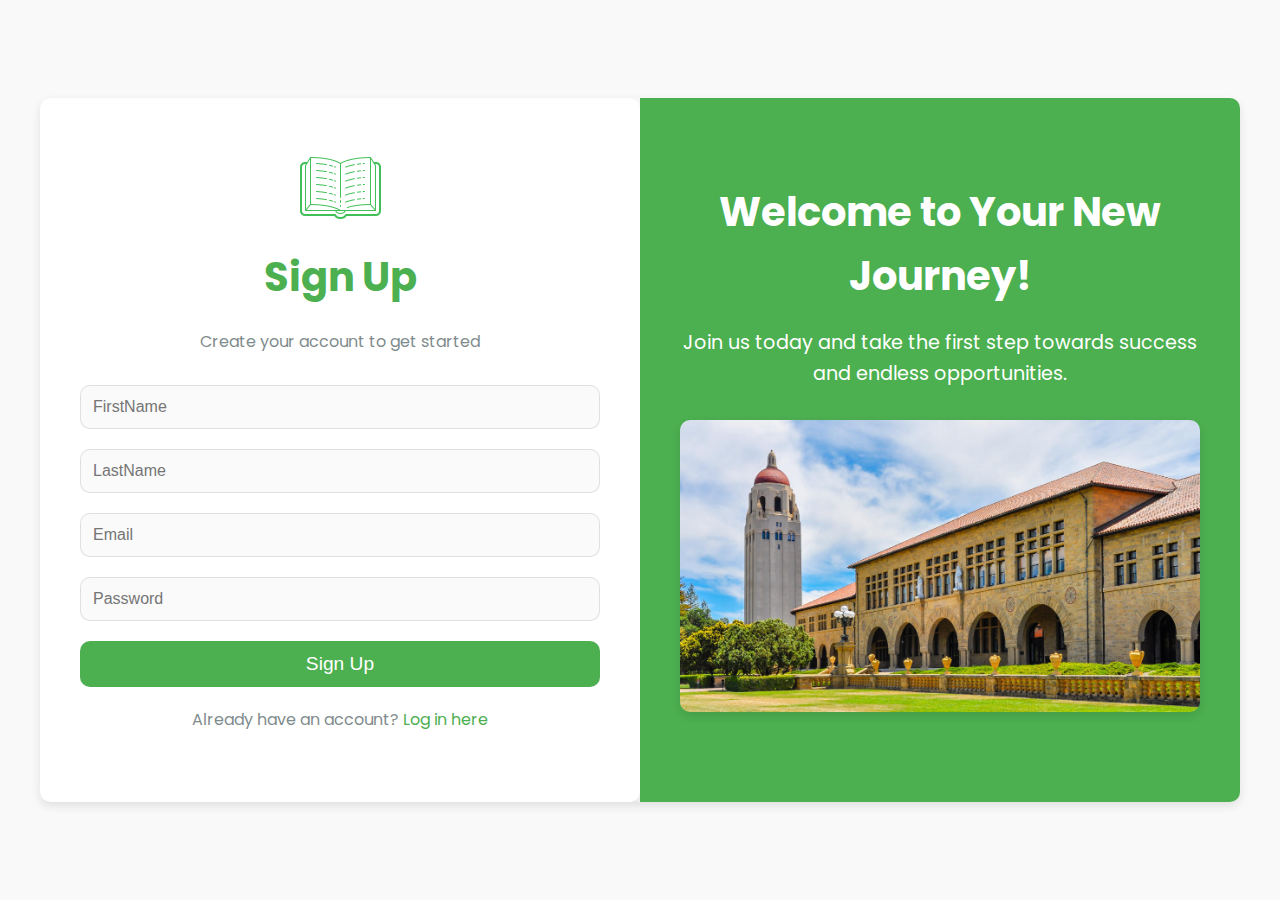
<file: signup.html>
<!DOCTYPE html>
<html lang="en">
<head>
    <meta charset="UTF-8">
    <meta name="viewport" content="width=device-width, initial-scale=1.0">
    <title>Sign Up</title>
    <link href="https://fonts.googleapis.com/css2?family=Poppins:wght@300;400;600&display=swap" rel="stylesheet">
    <style>
        /* Основные переменные */
        :root {
            --primary-color: #4caf50; /* Основной цвет */
            --secondary-color: #ffffff; /* Белый */
            --background-color: #f9f9f9; /* Фоновый цвет */
            --text-color: #333333; /* Основной текст */
            --text-light: #7f8c8d; /* Светлый текст */
            --shadow-color: rgba(0, 0, 0, 0.1); /* Тень */
            --border-radius: 10px; /* Скругленные углы */
            --button-hover: #388e3c; /* Цвет кнопки при наведении */
        }

        /* Сброс стилей */
        * {
            margin: 0;
            padding: 0;
            box-sizing: border-box;
        }

        body {
            font-family: 'Poppins', sans-serif;
            color: var(--text-color);
            background-color: var(--background-color);
            display: flex;
            justify-content: center;
            align-items: center;
            height: 100vh;
            line-height: 1.6;
        }

        .container {
            display: flex;
            width: 100%;
            max-width: 1200px;
            margin: 0 auto;
            box-shadow: 0 4px 10px var(--shadow-color);
            border-radius: var(--border-radius);
            overflow: hidden;
        }

        /* Sign Up Form */
        .signup-card {
            background-color: var(--secondary-color);
            border-radius: var(--border-radius);
            box-shadow: 0 4px 10px var(--shadow-color);
            padding: 40px;
            width: 50%;
            text-align: center;
            display: flex;
            flex-direction: column;
            justify-content: center;
        }

        .signup-card .logo img {
            max-width: 150px; /* Размер логотипа */
            height: auto;
            border-radius: var(--border-radius); /* Скругленные углы (опционально) */
        }

        .signup-card h1 {
            font-size: 2.5rem;
            color: var(--primary-color);
            margin-bottom: 20px;
        }

        .signup-card p {
            font-size: 1rem;
            color: var(--text-light);
            margin-bottom: 30px;
        }

        .form-group {
            margin-bottom: 20px;
        }

        .form-group input {
            width: 100%;
            padding: 12px;
            border: 1px solid var(--shadow-color);
            border-radius: var(--border-radius);
            font-size: 1rem;
            background-color: #fafafa;
            transition: border-color 0.3s ease;
        }

        .form-group input:focus {
            border-color: var(--primary-color);
            outline: none;
        }

        .btn {
            background-color: var(--primary-color);
            color: var(--secondary-color);
            padding: 12px 20px;
            border: none;
            border-radius: var(--border-radius);
            font-size: 1.2rem;
            width: 100%;
            cursor: pointer;
            transition: background-color 0.3s ease;
        }

        .btn:hover {
            background-color: var(--button-hover);
        }

        .switch-link {
            margin-top: 20px;
            font-size: 0.9rem;
            color: var(--text-light);
        }

        .switch-link a {
            color: var(--primary-color);
            text-decoration: none;
        }

        .switch-link a:hover {
            text-decoration: underline;
        }

        /* Marketing Section */
        .marketing-section {
            background-color: var(--primary-color);
            color: var(--secondary-color);
            padding: 40px;
            width: 50%;
            display: flex;
            flex-direction: column;
            justify-content: center;
            align-items: center;
            text-align: center;
        }

        .marketing-section h2 {
            font-size: 2.5rem;
            margin-bottom: 20px;
        }

        .marketing-section p {
            font-size: 1.2rem;
            margin-bottom: 30px;
        }

        .marketing-image img {
            max-width: 100%;
            border-radius: var(--border-radius);
            box-shadow: 0 4px 10px var(--shadow-color);
        }

        /* Адаптивность */
        @media (max-width: 768px) {
            .container {
                flex-direction: column;
            }

            .signup-card, .marketing-section {
                width: 100%;
            }

            .marketing-section h2 {
                font-size: 2rem;
            }
        }
    </style>
</head>
<body>

    <div class="container">
        <!-- Sign Up Form -->
        <div class="signup-card">
            <div class="logo">
                <img src="icons8-study-100.png" alt="Company Logo">
            </div>
            <h1>Sign Up</h1>
            <p>Create your account to get started</p>
            <form id="signup-form">
                <div class="form-group">
                    <input type="text" name="firstname" placeholder="FirstName" required>
                </div>
                <div class="form-group">
                    <input type="text" name="lastname" placeholder="LastName" required>
                </div>
                <div class="form-group">
                    <input type="email" name="email" placeholder="Email" required>
                </div>
                <div class="form-group">
                    <input type="password" name="password" placeholder="Password" required>
                </div>
                <button type="submit" class="btn">Sign Up</button>
                <p class="switch-link">Already have an account? <a href="login.html">Log in here</a></p>
            </form>
        </div>

        <!-- Marketing Section -->
        <div class="marketing-section">
            <h2>Welcome to Your New Journey!</h2>
            <p>Join us today and take the first step towards success and endless opportunities.</p>
            <div class="marketing-image">
                <img src="stanford.jpg" alt="Motivational Image">
            </div>
        </div>
    </div>

    <script>
        const token = localStorage.getItem('token');
        if (token) {
            alert('User already logged in with token');
        }
        
        // Обработчик формы
        document.getElementById('signup-form').addEventListener('submit', async function (e) {
            e.preventDefault();

            const formData = {
                firstname: e.target.firstname.value,
                lastname: e.target.lastname.value,
                email: e.target.email.value,
                password: e.target.password.value,
            };

            try {
                const response = await fetch('http://165.22.92.190:8000/auth/sign-up', {
                    method: 'POST',
                    headers: {
                        'Content-Type': 'application/json',
                        'Accept': 'application/json',
                    },
                    body: JSON.stringify(formData),
                });

                if (!response.ok) {
                    throw new Error('Error: ' + response.statusText);
                }
                const data = await response.json();

                // Сохраняем токен в localStorage
                if (data) {
                    localStorage.setItem('token', data.token);
                    localStorage.setItem('firstname', data.firstname);
                    localStorage.setItem('lastname', data.lastname);
                    localStorage.setItem('email', data.email);
                    alert('Registration successful !');
                    window.location.href = 'login.html'; // Перенаправление
                } else {
                    alert('Registration successful but no token received.');
                }

            } catch (error) {
                console.error('Error:', error.message);
                alert('Failed to register. Please try again.');
            }
        });
    </script>

</body>
</html>
</file>
